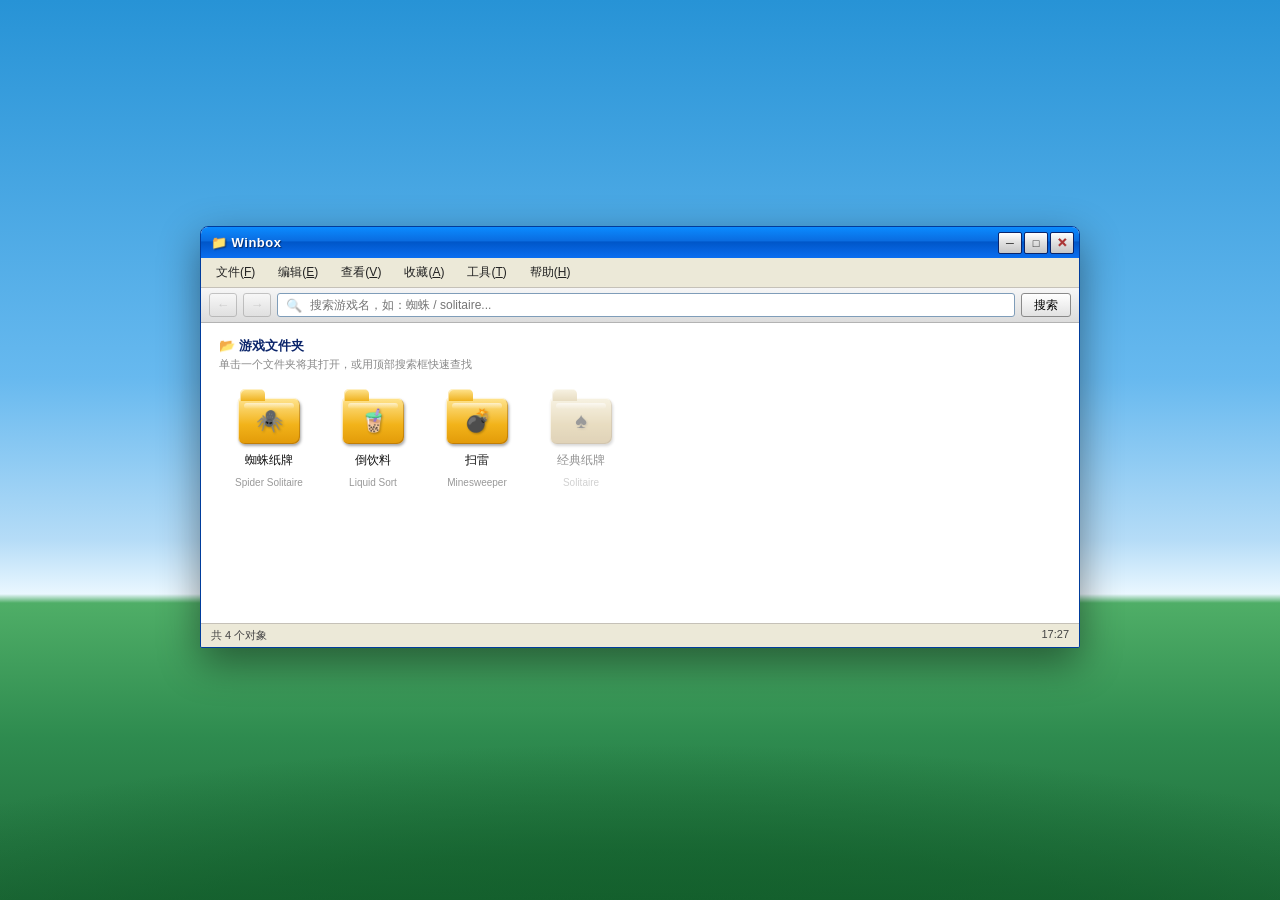
<file: index.html>
<!doctype html>
<html lang="zh-CN">
<head>
  <meta charset="UTF-8">
  <meta name="viewport" content="width=device-width, initial-scale=1">
  <title>Winbox · 经典游戏收藏</title>
  <link rel="icon" href="data:image/svg+xml,<svg xmlns='http://www.w3.org/2000/svg' viewBox='0 0 100 100'><text y='.9em' font-size='90'>📁</text></svg>">
  <link rel="stylesheet" href="css/home.css">
</head>
<body>
  <!-- XP 横断山丘桌面 -->
  <div class="desktop">

    <!-- Winbox 窗口 -->
    <div class="winbox">

      <!-- 蓝色渐变标题栏 -->
      <header class="titlebar">
        <span class="tb-title">📁 Winbox</span>
        <div class="tb-btns">
          <button class="tb-btn" title="最小化">─</button>
          <button class="tb-btn" title="最大化">□</button>
          <button class="tb-btn tb-close" title="关闭">✕</button>
        </div>
      </header>

      <!-- 菜单栏 -->
      <nav class="menubar">
        <span class="menu-item">文件(<u>F</u>)</span>
        <span class="menu-item">编辑(<u>E</u>)</span>
        <span class="menu-item">查看(<u>V</u>)</span>
        <span class="menu-item">收藏(<u>A</u>)</span>
        <span class="menu-item">工具(<u>T</u>)</span>
        <span class="menu-item">帮助(<u>H</u>)</span>
      </nav>

      <!-- 搜索工具栏：输入游戏名 → 弹出结果 → 点击直接进入游戏 -->
      <div class="toolbar">
        <button class="nav-btn" title="后退" disabled>←</button>
        <button class="nav-btn" title="前进" disabled>→</button>
        <div class="search-box">
          <span class="search-icon">🔍</span>
          <input type="text" id="game-search" placeholder="搜索游戏名，如：蜘蛛 / solitaire..."
                 autocomplete="off" spellcheck="false">
        </div>
        <button class="go-btn" id="search-go">搜索</button>
        <!-- 搜索下拉结果 -->
        <div class="search-drop" id="search-drop" hidden></div>
      </div>

      <!-- 内容区：文件夹视图 -->
      <main class="content">
        <h2 class="section-title">📂 游戏文件夹</h2>
        <p class="tip">单击一个文件夹将其打开，或用顶部搜索框快速查找</p>
        <div class="folders" id="game-list"></div>
      </main>

      <!-- 状态栏 -->
      <footer class="statusbar">
        <span id="game-count">共 0 个对象</span>
        <span id="clock">--:--</span>
      </footer>
    </div>

  </div>

  <!-- 先加载数据配置，再加载渲染逻辑 -->
  <script src="js/games-data.js"></script>
  <script src="js/home.js"></script>
</body>
</html>
</file>
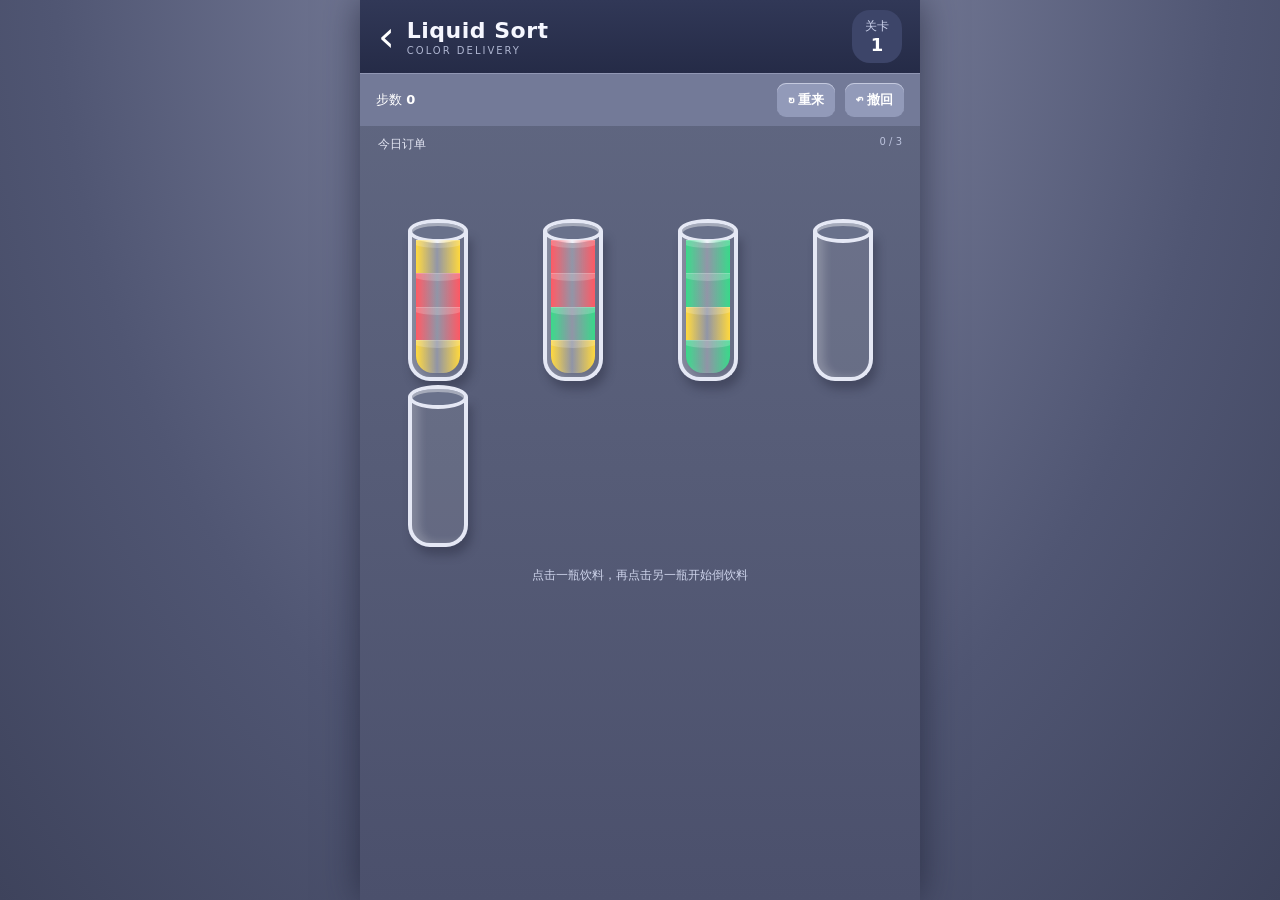
<file: games/liquid-sort/index.html>
<!doctype html>
<html lang="zh-CN">
<head>
  <meta charset="UTF-8">
  <meta name="viewport" content="width=device-width, initial-scale=1, viewport-fit=cover">
  <title>Liquid Sort · Winbox</title>
  <link rel="stylesheet" href="style.css">
</head>
<body>
  <main class="app">
    <!-- 顶栏 -->
    <header class="top">
      <a class="back" href="../../index.html" title="返回 Winbox">‹</a>
      <div>
        <h1>Liquid Sort</h1>
        <p>Color Delivery</p>
      </div>
      <div class="level">关卡<b id="level">1</b></div>
    </header>

    <!-- 工具栏 -->
    <section class="hud">
      <span>步数 <b id="moves">0</b></span>
      <button id="reset">↻ 重来</button>
      <button id="undo">↶ 撤回</button>
    </section>

    <!-- 外卖袋进度 -->
    <section class="deliveries">
      <div class="delivery-title">今日订单 <small id="orders">0 / 6</small></div>
      <div id="bags" class="bags"></div>
    </section>

    <!-- 游戏区 -->
    <section id="board" class="board"></section>

    <p id="hint" class="hint">点击一瓶饮料，再点击另一瓶开始倒饮料</p>
  </main>

  <!-- 胜利弹窗 -->
  <div id="win" class="modal" hidden>
    <div class="modal-card">
      <div class="confetti">🎉</div>
      <h2>订单完成！</h2>
      <p>所有饮料都分装好了，外卖袋正在送出。</p>
      <button id="next">下一关 🚀</button>
    </div>
  </div>

  <script src="game.js"></script>
</body>
</html>
</file>
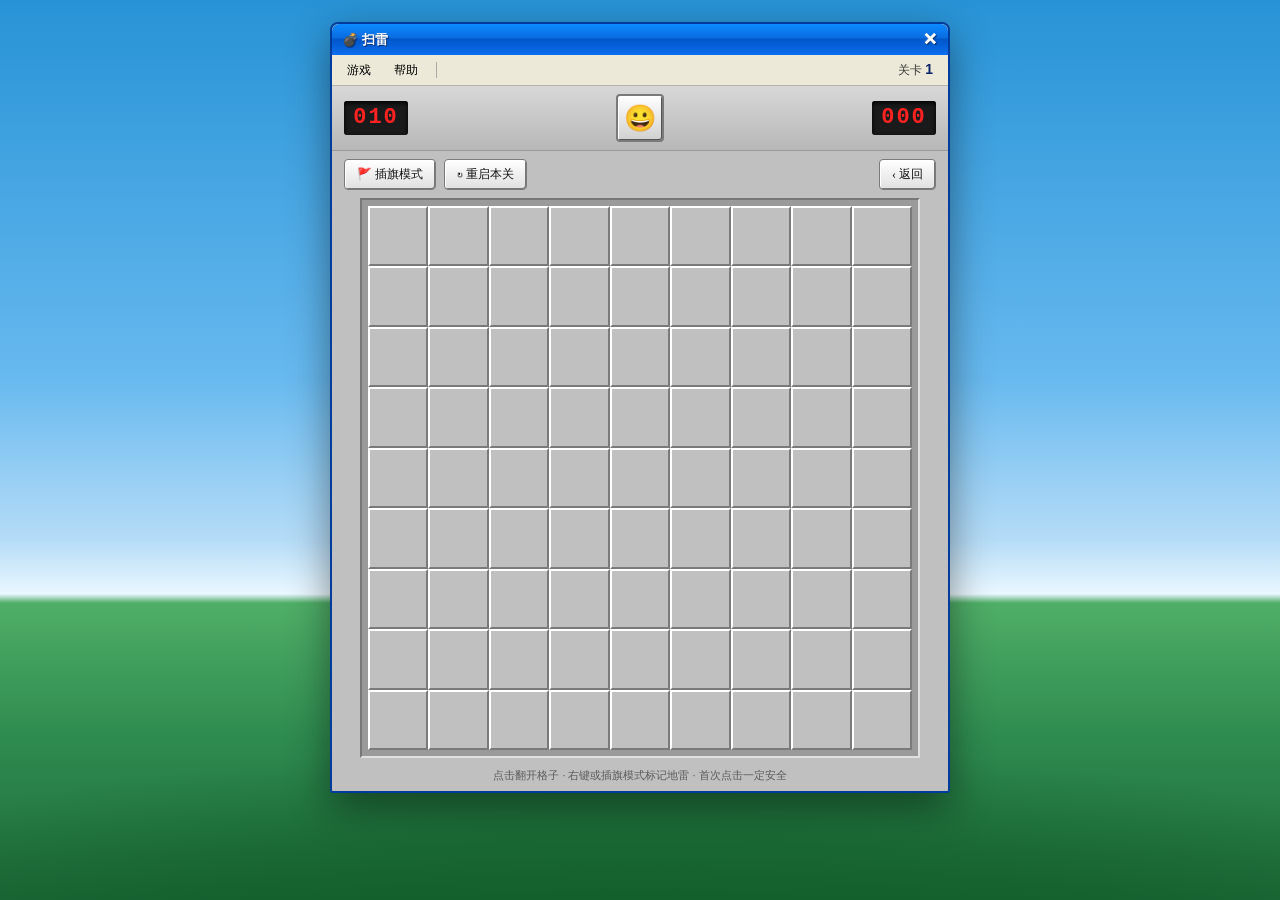
<file: games/minesweeper/index.html>
<!doctype html>
<html lang="zh-CN">
<head>
  <meta charset="UTF-8">
  <meta name="viewport" content="width=device-width, initial-scale=1, viewport-fit=cover">
  <title>扫雷 · Winbox</title>
  <link rel="stylesheet" href="style.css">
</head>
<body>
  <div class="mx-window">
    <!-- 蓝色渐变标题栏 -->
    <header class="titlebar">
      <span class="tb-title">💣 扫雷</span>
      <a class="tb-close" href="../../index.html" title="返回 Winbox">✕</a>
    </header>

    <!-- 菜单栏 -->
    <nav class="menubar">
      <span class="menu-item">游戏</span>
      <span class="menu-item">帮助</span>
      <span class="menu-sep"></span>
      <span class="menu-item level-info">关卡 <b id="level">1</b></span>
    </nav>

    <!-- 顶部 LED 面板：雷数 | 笑脸 | 时间 -->
    <section class="led-panel">
      <div class="led" id="mines">010</div>
      <button id="face" class="face" title="重新开始本关">😀</button>
      <div class="led" id="time">000</div>
    </section>

    <!-- 操作栏 -->
    <section class="controls">
      <button id="flag-mode" class="ctrl-btn">🚩 插旗模式</button>
      <button id="restart" class="ctrl-btn">↻ 重启本关</button>
      <a class="ctrl-btn back" href="../../index.html">‹ 返回</a>
    </section>

    <!-- 雷区 -->
    <section id="board" class="board"></section>

    <p id="hint" class="hint">点击翻开格子 · 右键或插旗模式标记地雷 · 首次点击一定安全</p>
  </div>

  <!-- 胜利弹窗 -->
  <div id="win" class="modal" hidden>
    <div class="modal-card">
      <div class="confetti">🏆</div>
      <h2>扫雷成功！</h2>
      <p id="win-detail">本关用时 00 秒。</p>
      <button id="next">下一关 ▶</button>
    </div>
  </div>

  <script src="game.js"></script>
</body>
</html>
</file>
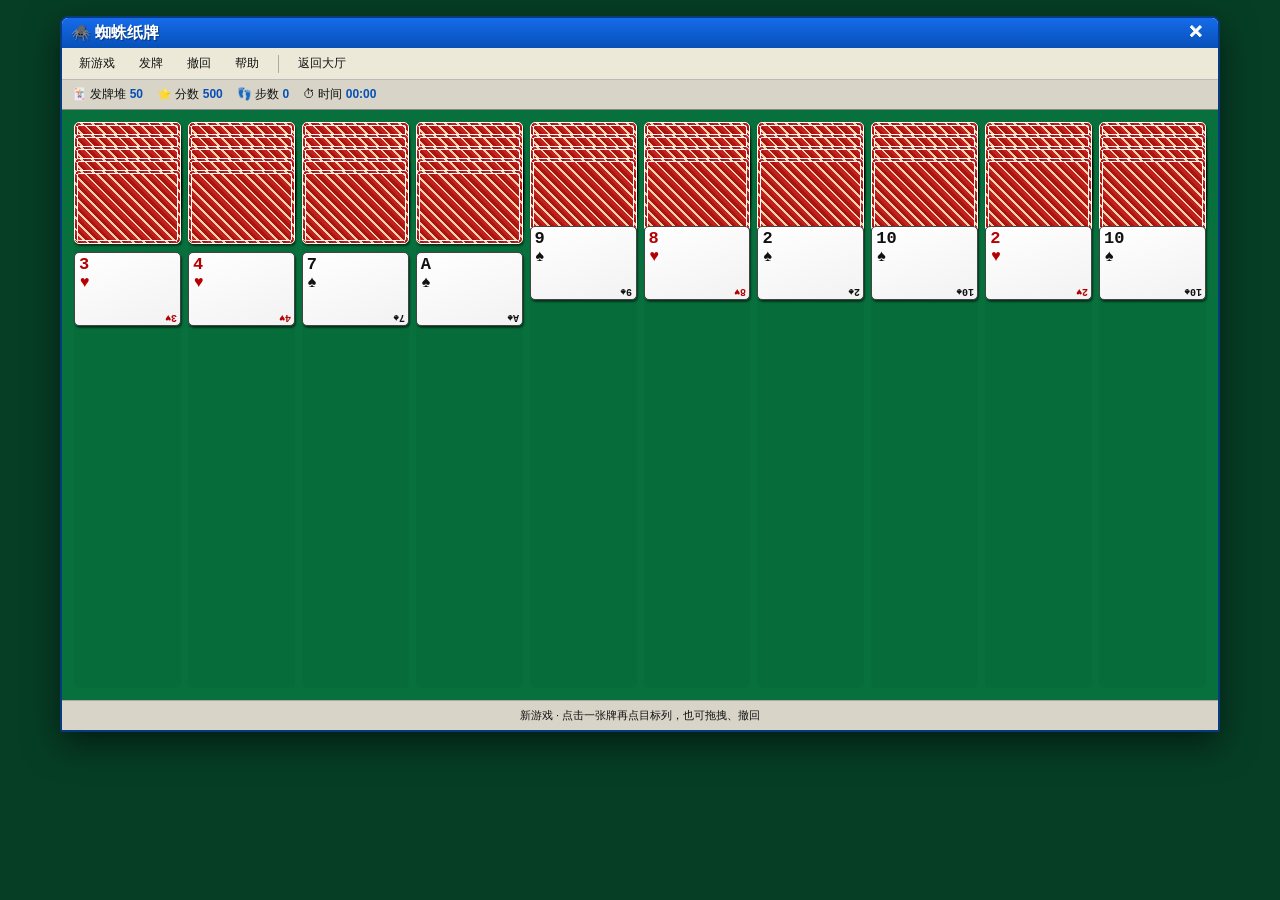
<file: games/spider/index.html>
<!doctype html>
<html lang="zh-CN">
<head>
  <meta charset="UTF-8">
  <meta name="viewport" content="width=device-width, initial-scale=1, viewport-fit=cover">
  <title>蜘蛛纸牌 · Windows Classic Games</title>
  <link rel="stylesheet" href="style.css">
</head>
<body>
  <main class="game-window">
    <!-- 标题栏 -->
    <header class="titlebar">
      <span class="tb-title">🕷️ 蜘蛛纸牌</span>
      <a class="tb-close" href="../../index.html" title="返回大厅">✕</a>
    </header>

    <!-- 菜单栏：操作按钮横向平铺（模仿原生菜单，全部可点击） -->
    <nav class="menubar">
      <button class="menu-item" id="new-game" title="开始一局新游戏">新游戏</button>
      <button class="menu-item" id="deal" title="给每列发一张新牌">发牌</button>
      <button class="menu-item" id="undo" title="撤回上一步操作">撤回</button>
      <button class="menu-item" id="help" title="查看玩法说明">帮助</button>
      <span class="menu-sep"></span>
      <a class="menu-item" href="../../index.html" title="回到游戏大厅">返回大厅</a>
    </nav>

    <!-- 信息栏 -->
    <section class="toolbar">
      <span>🃏 发牌堆 <b id="stock-count">50</b></span>
      <span>⭐ 分数 <b id="score">500</b></span>
      <span>👣 步数 <b id="moves">0</b></span>
      <span>⏱ 时间 <b id="timer">00:00</b></span>
    </section>

    <!-- 牌桌：外层可横向滑动，适配手机竖屏 -->
    <div class="table-scroll">
      <section id="table" class="table" aria-label="蜘蛛纸牌牌桌"></section>
    </div>

    <!-- 底部提示 -->
    <footer class="hint" id="hint-text">双花色 ♠黑桃 + ♥红心 · 点击选牌再点目标列，也可拖拽或撤回</footer>
  </main>

  <!-- 胜利弹窗 -->
  <div id="message" class="message" hidden>
    <div class="msg-box">
      <h2>🎉 恭喜通关！</h2>
      <p id="msg-detail">你完成了蜘蛛纸牌！</p>
      <p>牌桌已经变成了碎纸烟花 🎆</p>
      <div class="msg-btns">
        <button id="again">再来一局</button>
        <a href="../../index.html">返回大厅</a>
      </div>
    </div>
  </div>

  <!-- 帮助弹窗 -->
  <div id="rules" class="message" hidden>
    <div class="msg-box">
      <h2>📖 玩法说明</h2>
      <p>把<b>同一花色</b>的牌按 <b>K→A</b> 顺序排成完整序列，会自动收走，收满 <b>8 组</b> 即胜利。</p>
      <p>移动：点击一张牌（连同下方同花色连续牌）再点击目标列；也可直接拖拽。<br>
         空列可放任意牌，非空列只能接<b>同花色、小 1 点</b>的牌。</p>
      <p>发牌：每列补一张翻开的牌（桌面不能有空列）。撤回：撤销上一步。</p>
      <div class="msg-btns"><button id="close-rules">知道了</button></div>
    </div>
  </div>

  <!-- 胜利特效画布 -->
  <canvas id="fx"></canvas>

  <script src="game.js"></script>
</body>
</html>
</file>
<file: css/home.css>
/* ============================================================
   Winbox · Windows 资源管理器风格主页样式
   目标：还原"打开 C 盘"看到的古早窗口、黄色文件夹，以及搜索栏
   ============================================================ */
:root {
  --xp-blue-top: #0a6ef0;
  --xp-blue-bot: #0056c8;
  --win-gray:    #ece9d8;
  --win-gray-dk: #c5c1b8;
  --folder-a:    #ffe48f;
  --folder-b:    #f2b31a;
  --folder-c:    #e29a08;
}
* { box-sizing: border-box; }
html, body { margin: 0; height: 100%; }
body {
  font-family: Tahoma, 'Segoe UI', 'Microsoft YaHei', sans-serif;
  font-size: 12px;
  color: #222;
  overflow: hidden;
}

/* ---------- XP 蓝天草坡桌面 ---------- */
.desktop {
  height: 100%;
  display: grid;
  place-items: center;
  padding-bottom: 26px;
  background:
    radial-gradient(ellipse 130% 55% at 50% 120%,
      rgba(14, 90, 38, .9) 18%, rgba(14, 90, 38, .55) 46%, transparent 68%),
    linear-gradient(180deg,
      #2793d6 0%, #67b9ef 42%, #b5dcf7 60%,
      #eaf7ff 66%, #4fae67 67%, #2e8b4f 82%, #1f6b3a 100%);
}

/* ============ Winbox 主窗口 ============ */
.winbox {
  width: min(880px, 95vw);
  max-height: 92vh;
  display: flex;
  flex-direction: column;
  background: #fff;
  border: 1px solid #003c9c;
  border-radius: 8px 8px 2px 2px;
  box-shadow: 0 14px 40px rgba(0, 0, 0, .45), inset 0 0 0 1px #7aa4e8;
  overflow: hidden;
}

/* ---------- 蓝色渐变标题栏 ---------- */
.titlebar {
  height: 31px;
  padding: 0 5px 0 10px;
  display: flex;
  align-items: center;
  justify-content: space-between;
  color: #fff;
  font-size: 13px;
  font-weight: bold;
  text-shadow: 1px 1px 1px rgba(0, 0, 30, .55);
  background: linear-gradient(180deg,
    #0b8bff 0%, #0a6ce0 45%, #0056c8 48%, #0a6ef0 100%);
  border-radius: 7px 7px 0 0;
  flex-shrink: 0;
}
.tb-title { display: flex; align-items: center; gap: 7px; letter-spacing: .5px; }
.tb-btns { display: flex; gap: 2px; }
.tb-btn {
  width: 24px; height: 22px;
  font-size: 11px; line-height: 18px;
  color: #222;
  background: linear-gradient(180deg, #fff, #e2e2e2 45%, #c6c6c6);
  border: 1px solid #0a246a;
  border-radius: 2px;
  cursor: pointer;
  font-family: Tahoma, sans-serif;
}
.tb-btn:hover { filter: brightness(1.06); }
.tb-btn:active { background: #b8c8e8; }
.tb-close { color: #a33; font-weight: bold; }

/* ---------- 菜单栏 ---------- */
.menubar {
  display: flex;
  gap: 1px;
  align-items: center;
  padding: 2px 4px;
  background: var(--win-gray);
  border-bottom: 1px solid var(--win-gray-dk);
  flex-shrink: 0;
}
.menu-item {
  padding: 3px 10px;
  font-size: 12px;
  border: 1px solid transparent;
  cursor: pointer;
  user-select: none;
}
.menu-item:hover { background: #0a6ef0; color: #fff; }

/* ---------- 搜索工具栏 ---------- */
.toolbar {
  position: relative;   /* 下拉结果定位基准 */
  display: flex;
  align-items: center;
  gap: 6px;
  padding: 5px 8px;
  background: linear-gradient(180deg, #f6f6f6, #dcdcdc);
  border-bottom: 1px solid #b3b3b3;
  flex-shrink: 0;
}
.nav-btn {
  width: 28px; height: 24px;
  font-size: 13px; line-height: 20px;
  background: linear-gradient(180deg, #fff, #e0e0e0);
  border: 1px solid #8a8a8a;
  border-radius: 3px;
  cursor: pointer;
  flex-shrink: 0;
}
.nav-btn:disabled { opacity: .45; cursor: default; }

/* 搜索输入框 */
.search-box {
  flex: 1;
  display: flex;
  align-items: center;
  gap: 6px;
  padding: 3px 8px;
  background: #fff;
  border: 1px solid #7f9db9;
  border-radius: 3px;
  transition: border-color .15s;
}
.search-box:focus-within { border-color: #0a6ef0; box-shadow: 0 0 0 1px #0a6ef055; }
.search-icon { font-size: 13px; opacity: .55; flex-shrink: 0; }
.search-box input {
  flex: 1;
  min-width: 0;
  border: none;
  outline: none;
  background: transparent;
  font: 12px Tahoma, 'Microsoft YaHei', sans-serif;
  color: #222;
}
.go-btn {
  height: 24px;
  padding: 0 12px;
  font-size: 12px;
  background: linear-gradient(180deg, #fff, #e2e2e2);
  border: 1px solid #8a8a8a;
  border-radius: 3px;
  cursor: pointer;
  flex-shrink: 0;
}
.go-btn:hover { filter: brightness(1.04); }

/* ------- 搜索下拉结果（XP 弹出列表样式） ------- */
.search-drop {
  position: absolute;
  top: 100%;
  left: 42px; right: 8px;
  margin-top: 2px;
  max-height: 260px;
  overflow-y: auto;
  background: #fff;
  border: 1px solid #7f9db9;
  border-radius: 3px;
  box-shadow: 0 8px 22px rgba(0, 0, 0, .35);
  z-index: 30;
}
.search-item {
  display: flex;
  align-items: center;
  gap: 10px;
  padding: 7px 10px;
  cursor: pointer;
  border-bottom: 1px solid #f0f0f0;
  white-space: nowrap;
}
.search-item:last-child { border-bottom: none; }
.search-item:hover { background: #1468d0; color: #fff; }
.search-item .si-icon { font-size: 20px; line-height: 1; flex-shrink: 0; }
.search-item b { display: block; font-size: 12px; line-height: 1.3; }
.search-item small { font-size: 11px; opacity: .75; }
.search-item.disabled { cursor: default; opacity: .6; }
.search-item.disabled:hover { background: #fff; color: #222; }
.search-empty {
  padding: 12px 14px;
  color: #888;
  font-size: 12px;
  text-align: center;
}

/* ---------- 内容区 ---------- */
.content {
  flex: 1;
  min-height: 300px;
  padding: 14px 18px 22px;
  background: #fff;
  overflow: auto;
}
.section-title {
  margin: 0 0 2px;
  font-size: 13px;
  font-weight: bold;
  color: #0a246a;
}
.tip {
  margin: 0 0 16px;
  font-size: 11px;
  color: #888;
}

/* ---------- 文件夹网格 ---------- */
.folders {
  display: flex;
  flex-wrap: wrap;
  gap: 26px 12px;
  align-content: flex-start;
  padding: 4px;
}

/* 单个文件夹 */
.folder {
  width: 92px;
  display: flex;
  flex-direction: column;
  align-items: center;
  gap: 7px;
  padding: 6px 2px;
  text-decoration: none;
  color: inherit;
  cursor: pointer;
}

/* --- 黄色文件夹图标（CSS 绘制） --- */
.folder-icon {
  position: relative;
  width: 62px;
  height: 46px;
  background: linear-gradient(180deg, var(--folder-a) 0%, var(--folder-b) 58%, var(--folder-c) 100%);
  border-radius: 4px 7px 7px 7px;
  box-shadow:
    inset 1px 1px 0 rgba(255, 255, 255, .65),
    inset -1px -1px 0 rgba(140, 80, 0, .4),
    1px 2px 3px rgba(0, 0, 0, .35);
  transition: transform .12s ease, filter .12s ease;
}
.folder-icon::before {
  content: '';
  position: absolute;
  top: -9px;
  left: 2px;
  width: 25px;
  height: 12px;
  background: linear-gradient(180deg, var(--folder-a), #efb21e);
  border-radius: 5px 5px 0 0;
  box-shadow: inset 1px 1px 0 rgba(255, 255, 255, .5);
}
.folder-icon::after {
  content: '';
  position: absolute;
  left: 6px; right: 6px; top: 5px;
  height: 6px;
  border-radius: 3px;
  background: linear-gradient(180deg, rgba(255, 255, 255, .6), rgba(255, 255, 255, 0));
}
.folder-inner {
  position: absolute;
  inset: 0;
  display: grid;
  place-items: center;
  font-size: 22px;
  line-height: 1;
  filter: drop-shadow(1px 1px 1px rgba(0, 0, 0, .3));
}

.folder-name {
  max-width: 100%;
  padding: 2px 5px;
  border-radius: 2px;
  font-size: 12px;
  color: #111;
  text-align: center;
  white-space: nowrap;
  overflow: hidden;
  text-overflow: ellipsis;
  line-height: 1.25;
}
.folder-en {
  max-width: 100%;
  font-size: 10px;
  color: #999;
  white-space: nowrap;
  overflow: hidden;
  text-overflow: ellipsis;
}

/* 悬停 = 选中效果（XP 风格） */
.folder:hover .folder-icon,
.folder:focus .folder-icon {
  transform: translateY(-2px);
  filter: brightness(1.05) drop-shadow(0 0 5px rgba(51, 153, 255, .55));
}
.folder:hover .folder-name,
.folder:focus .folder-name {
  background: #1468d0;
  color: #fff;
}
.folder:hover .folder-en,
.folder:focus .folder-en {
  color: #cfe4ff;
}

/* 未上线的游戏：半透明置灰 */
.folder.disabled {
  cursor: default;
  opacity: .45;
  filter: grayscale(.6);
}
.folder.disabled:hover .folder-icon {
  transform: none;
  filter: grayscale(.6);
}
.folder.disabled:hover .folder-name {
  background: none;
  color: #111;
}
.folder.disabled:hover .folder-en {
  color: #999;
}

/* ---------- 状态栏 ---------- */
.statusbar {
  display: flex;
  justify-content: space-between;
  gap: 8px;
  padding: 4px 10px;
  background: var(--win-gray);
  border-top: 1px solid var(--win-gray-dk);
  font-size: 11px;
  color: #444;
  flex-shrink: 0;
}

/* ---------- 移动端适配 ---------- */
@media (max-width: 560px) {
  .content { padding: 12px 12px 18px; }
  .folders { gap: 20px 8px; }
  .menu-item { padding: 3px 7px; }
  .search-drop { left: 8px; right: 8px; }
}
</file>
<file: games/liquid-sort/style.css>
*{box-sizing:border-box}
html,body{margin:0;min-height:100%;font-family:system-ui,'Microsoft YaHei',sans-serif;color:#f6f7ff;background:#656b88}
body{min-height:100dvh;background:radial-gradient(ellipse at 50% -10%,#8c91ad,#505673 65%,#3e435c);overflow-x:hidden}
.app{width:min(560px,100%);min-height:100dvh;margin:auto;padding-bottom:18px;background:linear-gradient(180deg,#626983,#4b506c);box-shadow:0 0 35px #1d2033aa}
/* ---------- 顶栏 ---------- */
.top{height:74px;padding:12px 18px;display:flex;align-items:center;gap:12px;background:linear-gradient(#313857,#252b47);border-bottom:1px solid #9197b4}
.back{color:#fff;text-decoration:none;font-size:42px;line-height:30px;font-weight:200}
.top h1{margin:0;font-size:22px;letter-spacing:.5px}
.top p{margin:2px 0 0;color:#aeb5d0;font-size:10px;letter-spacing:2px;text-transform:uppercase}
.level{margin-left:auto;padding:8px 13px;border-radius:18px;background:#3d4569;color:#ccd2ec;font-size:12px;text-align:center}
.level b{display:block;color:#fff;font-size:18px;line-height:1.1}
/* ---------- 工具栏 ---------- */
.hud{display:flex;align-items:center;gap:10px;padding:9px 16px;background:#737a98;color:#fff;font-size:13px}
.hud span:first-child{margin-right:auto}
.hud button,.modal button{border:0;border-radius:9px;padding:8px 11px;background:#929ab9;color:#fff;font-weight:700;box-shadow:inset 0 1px #c4c9de;cursor:pointer}
.hud button:active,.modal button:active{transform:scale(.96)}
/* ---------- 外卖袋 ---------- */
.deliveries{padding:10px 18px 2px}
.delivery-title{font-size:12px;color:#e2e5f2;margin-bottom:8px}
.delivery-title small{float:right;color:#bbc2dc}
.bags{display:flex;gap:8px;min-height:46px}
.bag{width:40px;height:40px;position:relative;border-radius:5px 5px 8px 8px;background:linear-gradient(135deg,#f6f7f9 15%,#cfd4df 55%,#9ca3b8);border:2px solid #f8f9ff;box-shadow:2px 3px 4px #25283b88}
.bag:before{content:'';position:absolute;top:-11px;left:7px;width:19px;height:14px;border:5px solid #b8bdcd;border-bottom:0;border-radius:15px 15px 0 0}
.bag .drink{position:absolute;inset:11px 9px 5px;border-radius:3px 3px 5px 5px}
.bag.fill{animation:bagPop .5s ease}
.bag.away{animation:bagAway .7s ease forwards}
/* ---------- 游戏区 ---------- */
.board{position:relative;display:grid;grid-template-columns:repeat(4,1fr);gap:16px 12px;padding:22px 16px 20px;align-items:end;justify-items:center}
/* ---------- 瓶子 ---------- */
.bottle{position:relative;width:60px;height:150px;border:4px solid #e5e8f5;border-top:0;border-radius:0 0 22px 22px;background:#ffffff18;box-shadow:inset 7px 0 8px #fff3,4px 8px 10px #25283b66;cursor:pointer;transition:transform .28s cubic-bezier(.2,1.5,.4,1),filter .2s;will-change:transform}
.bottle:before{content:'';position:absolute;left:-4px;right:-4px;top:-12px;height:16px;border:4px solid #e5e8f5;border-radius:50%;background:#69718b;box-shadow:inset 0 3px #fff6}
.bottle.selected{transform:translateY(-12px) rotate(-2deg);filter:drop-shadow(0 0 9px #a8ddff);outline:2px solid #8dd8ff;outline-offset:5px}
/* ---------- 液体层 ---------- */
.layers{position:absolute;inset:9px 4px 4px;display:flex;flex-direction:column-reverse;overflow:hidden;border-radius:0 0 17px 17px}
.liquid{height:25%;min-height:25%;border-top:1px solid #ffffff55;position:relative;overflow:hidden}
.liquid:after{content:'';position:absolute;left:-10%;top:-5px;width:120%;height:12px;border-radius:50%;background:#ffffff30;animation:wave 1.8s ease-in-out infinite}
/* ---------- 提示 ---------- */
.hint{text-align:center;margin:0;padding:0 18px 14px;color:#cdd3ea;font-size:12px}
/* ---------- 胜利弹窗 ---------- */
.modal{position:fixed;inset:0;display:grid;place-items:center;background:#15182799;z-index:9;padding:20px}
.modal-card{width:min(330px,100%);padding:28px 22px;text-align:center;border-radius:20px;background:linear-gradient(#697294,#414862);box-shadow:0 15px 40px #151827aa;border:1px solid #aab3d0}
.modal-card h2{margin:4px 0 8px}
.modal-card p{font-size:13px;color:#e0e4f1;line-height:1.6}
.confetti{font-size:48px;animation:bounce .8s infinite alternate}
/* ---------- 动画 ---------- */
@keyframes wave{0%,100%{transform:translateX(-3px)}50%{transform:translateX(5px)}}
@keyframes bagPop{0%{transform:scale(.6);opacity:0}60%{transform:scale(1.15)}100%{transform:scale(1);opacity:1}}
@keyframes bagAway{to{transform:translateY(-90px) rotate(20deg);opacity:0}}
@keyframes bounce{to{transform:translateY(-8px) rotate(5deg)}}
[hidden]{display:none!important}
/* ---------- 小屏 ---------- */
@media(max-width:420px){
  .board{gap:14px 8px;padding-left:10px;padding-right:10px}
  .bottle{width:52px;height:136px}
  .hud{padding-left:10px;padding-right:10px}
}
</file>
<file: games/minesweeper/style.css>
/* ============================================================
   扫雷 · Windows XP 经典风格
   ============================================================ */
* { box-sizing: border-box; }
html, body { margin: 0; min-height: 100%; }
body {
  font-family: Tahoma, 'Microsoft YaHei', sans-serif;
  background:
    radial-gradient(ellipse 130% 55% at 50% 120%,
      rgba(14, 90, 38, .9) 18%, rgba(14, 90, 38, .55) 46%, transparent 68%),
    linear-gradient(180deg, #2793d6 0%, #67b9ef 42%, #b5dcf7 60%,
      #eaf7ff 66%, #4fae67 67%, #2e8b4f 82%, #1f6b3a 100%);
}

/* ============ 窗口 ============ */
.mx-window {
  width: min(620px, 96vw);
  margin: 22px auto;
  background: #c0c0c0;
  border: 2px solid #003c9c;
  border-radius: 8px 8px 3px 3px;
  box-shadow: 0 14px 40px rgba(0, 0, 0, .45);
  overflow: hidden;
  padding-bottom: 8px;
}
.titlebar {
  height: 31px;
  padding: 0 5px 0 10px;
  display: flex;
  align-items: center;
  justify-content: space-between;
  color: #fff;
  font-size: 13px;
  font-weight: 700;
  text-shadow: 1px 1px 1px rgba(0, 0, 30, .55);
  background: linear-gradient(180deg, #0b8bff 0%, #0a6ce0 45%, #0056c8 48%, #0a6ef0 100%);
  border-radius: 7px 7px 0 0;
}
.tb-close { color: #fff; text-decoration: none; font-size: 15px; padding: 0 5px; border-radius: 2px; }
.tb-close:hover { background: #c33; }

/* 菜单栏 */
.menubar {
  display: flex;
  align-items: center;
  gap: 1px;
  padding: 2px 4px;
  background: #ece9d8;
  border-bottom: 1px solid #b3b3b3;
}
.menu-item { padding: 3px 10px; font-size: 12px; border: 1px solid transparent; cursor: pointer; user-select: none; }
.menu-item:hover { background: #0a6ef0; color: #fff; }
.menu-sep { width: 1px; height: 16px; background: #a9a9a9; margin: 0 6px; }
.level-info { margin-left: auto; color: #3a3a3a; }
.level-info b { color: #0a246a; font-size: 14px; }

/* ---------- LED 面板 ---------- */
.led-panel {
  display: flex;
  justify-content: space-between;
  align-items: center;
  gap: 16px;
  padding: 8px 12px;
  background: linear-gradient(180deg, #d8d8d8, #b8b8b8);
  border-bottom: 1px solid #9a9a9a;
}
.led {
  min-width: 64px;
  padding: 4px 8px;
  text-align: center;
  font: 700 22px/1.2 'Courier New', monospace;
  color: #ff2222;
  background: #1a1a1a;
  border-radius: 3px;
  box-shadow: inset 0 2px 4px #000;
  letter-spacing: 2px;
}
.face {
  width: 48px;
  height: 48px;
  font-size: 26px;
  line-height: 1;
  background: linear-gradient(180deg, #fff, #d0d0d0);
  border: 2px solid #7a7a7a;
  border-radius: 4px;
  box-shadow: inset 1px 1px #fff, inset -1px -1px #555;
  cursor: pointer;
}
.face:active { transform: translateY(1px); }

/* ---------- 操作栏 ---------- */
.controls { display: flex; gap: 8px; padding: 8px 12px; flex-wrap: wrap; }
.ctrl-btn {
  padding: 6px 12px;
  font: 12px Tahoma;
  color: #111;
  text-decoration: none;
  background: linear-gradient(180deg, #fff, #e0e0e0);
  border: 1px solid #7a7a7a;
  border-radius: 4px;
  box-shadow: inset 1px 1px #fff, inset -1px -1px #777;
  cursor: pointer;
}
.ctrl-btn:active { background: #c0c0c0; }
.ctrl-btn.on { background: #ffd; outline: 2px solid #0a6ef0; }
.back { margin-left: auto; }

/* ---------- 雷区 ---------- */
.board {
  display: grid;
  gap: 0;
  margin: 0 auto 10px;
  width: min(100% - 16px, 560px);
  padding: 6px;
  background: #9a9a9a;
  border: 2px solid;
  border-color: #777 #e0e0e0 #e0e0e0 #777;
}
.cell {
  aspect-ratio: 1 / 1;
  display: grid;
  place-items: center;
  font-family: 'Courier New', monospace;
  font-weight: 700;
  font-size: clamp(12px, 4vw, 20px);
  background: #c0c0c0;
  border: 0;
  border-right: 2px solid #7a7a7a;
  border-bottom: 2px solid #7a7a7a;
  border-left: 2px solid #fff;
  border-top: 2px solid #fff;
  cursor: pointer;
  user-select: none;
  -webkit-tap-highlight-color: transparent;
}
.cell:active:not(.revealed):not(.flag) { border-color: #8a8a8a; }
.cell.revealed {
  border: 1px solid #9a9a9a;
  background: #d4d4d4;
  cursor: default;
}
.cell.revealed.empty { background: #d4d4d4; }
.cell.mine-hit { background: #ff6666; }
.cell.mine-shown { background: #f0f0f0; }

/* 数字颜色（经典） */
.cell.n1 { color: #1976d2; }
.cell.n2 { color: #388e3c; }
.cell.n3 { color: #d32f2f; }
.cell.n4 { color: #5e35b1; }
.cell.n5 { color: #b71c1c; }
.cell.n6 { color: #00838f; }
.cell.n7 { color: #37474f; }
.cell.n8 { color: #9e9e9e; }

/* ---------- 提示 ---------- */
.hint { text-align: center; margin: 4px 10px 0; color: #5a5a5a; font-size: 11px; }

/* ---------- 胜利弹窗 ---------- */
.modal {
  position: fixed; inset: 0; display: none;
  place-items: center; background: #15182799; z-index: 9; padding: 20px;
}
.modal:not([hidden]) { display: grid; }
.modal-card {
  width: min(320px, 100%);
  padding: 26px 22px;
  text-align: center;
  border-radius: 14px;
  background: linear-gradient(180deg, #fff, #e8e6dc);
  color: #222;
  box-shadow: 0 15px 40px #151827aa;
  border: 2px solid #003c9c;
}
.modal-card h2 { color: #0750b8; margin: 4px 0 8px; }
.modal-card p { font-size: 13px; color: #555; }
.confetti { font-size: 46px; animation: bounce .8s infinite alternate; }
.modal-card button {
  margin-top: 10px;
  padding: 8px 22px;
  font: 13px Tahoma;
  color: #111;
  background: linear-gradient(180deg, #fff, #d8d4c8);
  border: 1px solid #17477e;
  box-shadow: inset 1px 1px #fff, inset -1px -1px #555;
  cursor: pointer;
}
[hidden] { display: none !important; }

@keyframes bounce { to { transform: translateY(-6px) rotate(4deg); } }

@media (max-width: 420px) {
  .mx-window { margin: 10px auto; }
  .led { min-width: 52px; font-size: 18px; }
  .back { margin-left: 0; }
}
</file>
<file: games/spider/style.css>
/* ============================================================
   蜘蛛纸牌 · Windows XP 风格样式
   包含：移动端适配 / 卡牌红黑花色 / 落牌动画
   ============================================================ */
* { box-sizing: border-box; }

/* 保证 hidden 属性始终生效（防止 display 样式覆盖导致弹窗白屏） */
[hidden] { display: none !important; }

html, body {
  margin: 0;
  min-height: 100%;
  font-family: Tahoma, 'Microsoft YaHei', sans-serif;
  background: #063e25; /* 深绿桌布底色 */
}
body { padding: 16px 10px; color: #111; }

/* ---------- 主窗口 ---------- */
.game-window {
  width: min(1160px, 100%);
  margin: auto;
  background: #ece9d8;
  border: 2px solid #073b80;
  border-radius: 8px 8px 3px 3px;
  box-shadow: 0 12px 35px #0008;
  overflow: hidden;
}
.titlebar {
  height: 30px;
  padding: 0 9px;
  display: flex;
  align-items: center;
  justify-content: space-between;
  color: #fff;
  font-weight: bold;
  background: linear-gradient(#156bea, #0750b8);
}
.tb-title { text-shadow: 1px 1px 1px #0006; }
.tb-close { color: #fff; text-decoration: none; font-size: 16px; line-height: 20px; padding: 0 5px; border-radius: 2px; }
.tb-close:hover { background: #c33; }

/* ---------- 菜单栏：操作按钮横排（全部可点击） ---------- */
.menubar {
  display: flex;
  align-items: center;
  gap: 2px;
  padding: 2px 6px;
  background: #ece9d8;
  border-bottom: 1px solid #bbb;
  overflow-x: auto;        /* 手机窄屏可横向滑动 */
  -webkit-overflow-scrolling: touch;
}
.menu-item {
  font: 12px Tahoma;
  color: #111;
  background: none;
  border: 1px solid transparent;
  padding: 4px 10px;
  cursor: pointer;
  white-space: nowrap;
  text-decoration: none;
}
.menu-item:hover { background: #156bea; color: #fff; }
.menu-item:active { background: #0d4ba8; }
.menu-item:disabled { color: #999; cursor: default; }
.menu-item:disabled:hover { background: none; color: #999; }
.menu-sep { width: 1px; height: 18px; background: #aaa; margin: 0 6px; flex-shrink: 0; }

/* ---------- 信息栏 ---------- */
.toolbar {
  display: flex;
  align-items: center;
  gap: 14px;
  flex-wrap: wrap;
  padding: 6px 10px;
  background: #d8d4c8;
  border-bottom: 1px solid #888;
  font-size: 12px;
}
.toolbar b { color: #0750b8; }

/* ---------- 牌桌：外层横向滚动，兼容手机竖屏 ---------- */
.table-scroll {
  overflow-x: auto;
  -webkit-overflow-scrolling: touch;
  background: #08703c; /* 经典绿色牌桌 */
}
.table {
  position: relative;
  display: grid;
  grid-template-columns: repeat(10, 60px);
  gap: 7px;
  padding: 12px;
  min-width: 662px;      /* 60*10 + 7*9 + 24，手机端横向滑动看完整 */
  min-height: 590px;
  margin: 0 auto;
}
/* 桌面宽屏：列自适应拉伸 */
@media (min-width: 780px) {
  .table { grid-template-columns: repeat(10, minmax(60px, 1fr)); min-width: 0; }
}
.column {
  position: relative;
  min-height: 560px;
  border-radius: 5px;
  background: #00603333;
}

/* ---------- 卡牌 ---------- */
.card {
  position: absolute;
  left: 0;
  width: 100%;
  height: 74px;
  border-radius: 5px;
  border: 1px solid #444;
  box-shadow: 1px 2px 2px #0008;
  background: linear-gradient(160deg, #fff, #f2f2f2);
  cursor: pointer;
}
/* 牌面文本：左上角点数 + 花色，右下角反向小字 */
.card .rank  { position: absolute; left: 4px; top: 2px;  font: bold 17px 'Courier New', monospace; }
.card .suit  { position: absolute; left: 5px; top: 21px; font-size: 16px; line-height: 1; }
.card .suit-b{ position: absolute; right: 3px; bottom: 2px; font: bold 10px 'Courier New'; transform: rotate(180deg); }
.card.red { color: #b40000; }   /* ❤ 红牌 */
.card.face:hover { filter: brightness(1.06); z-index: 20; }

/* 背面：经典红色斜纹（Windows 老式牌背） */
.card.back {
  background:
    repeating-linear-gradient(45deg, #c32020 0 3px, #f7d1a1 3px 5px, #a91414 5px 8px);
  border: 4px double #fff;
  cursor: default;
}

/* 选中牌组：黄色描边 + 上浮 */
.card.selected {
  outline: 3px solid #ffd400;
  transform: translateY(-4px);
  z-index: 30;
}

/* ---------- 落牌 / 发牌动画 ---------- */
@keyframes dropIn {
  from { transform: translateY(-16px) scale(.94); opacity: 0; }
  to   { transform: none; opacity: 1; }
}
.card.drop-in { animation: dropIn .22s ease; z-index: 25; }
.card.deal-in { animation: dropIn .28s ease both; z-index: 25; }

/* ---------- 已完成序列徽章 ---------- */
.complete {
  position: absolute;
  top: 3px;
  width: 42px;
  height: 56px;
  border-radius: 4px;
  background: linear-gradient(160deg, #fff, #eee);
  color: #b40000;
  display: grid;
  place-items: center;
  font: bold 20px 'Courier New';
  box-shadow: 1px 2px 2px #0008;
  z-index: 5;
}

/* ---------- 底部提示 ---------- */
.hint {
  padding: 7px;
  text-align: center;
  background: #d8d4c8;
  border-top: 1px solid #aaa;
  font-size: 11px;
}
.hint b { color: #0750b8; }

/* ---------- 弹窗（胜利 / 帮助 共用） ---------- */
.message {
  position: fixed;
  inset: 0;
  display: none;
  place-items: center;
  background: #0008;
  z-index: 50;
  padding: 16px;
  overflow: auto;
}
.message:not([hidden]) { display: grid; }
.msg-box {
  padding: 22px 30px;
  text-align: center;
  background: #ece9d8;
  border: 2px solid #073b80;
  border-radius: 6px;
  box-shadow: 0 8px 26px #000;
  max-width: 420px;
  width: 100%;
}
.msg-box h2 { color: #0750b8; margin: 0 0 8px; }
.msg-box p { margin: 6px 0; line-height: 1.6; font-size: 12px; }
.msg-btns { margin-top: 14px; display: flex; gap: 10px; justify-content: center; flex-wrap: wrap; }
.msg-box button, .msg-box a {
  font: 12px Tahoma;
  padding: 5px 14px;
  color: #111;
  text-decoration: none;
  background: linear-gradient(#fff, #d8d4c8);
  border: 1px solid #17477e;
  box-shadow: inset 1px 1px #fff, inset -1px -1px #555;
  cursor: pointer;
}

/* ---------- 胜利特效画布 ---------- */
#fx {
  position: fixed;
  inset: 0;
  width: 100%;
  height: 100%;
  pointer-events: none;
  z-index: 40;
  display: none;
}

/* ---------- 移动端适配 ---------- */
@media (max-width: 700px) {
  body { padding: 0; }
  .game-window { border-radius: 0; border: none; }
  .titlebar { height: 34px; }
  .toolbar { gap: 10px; font-size: 11px; padding: 6px 8px; }
  .hint { font-size: 10px; }
}
</file>
